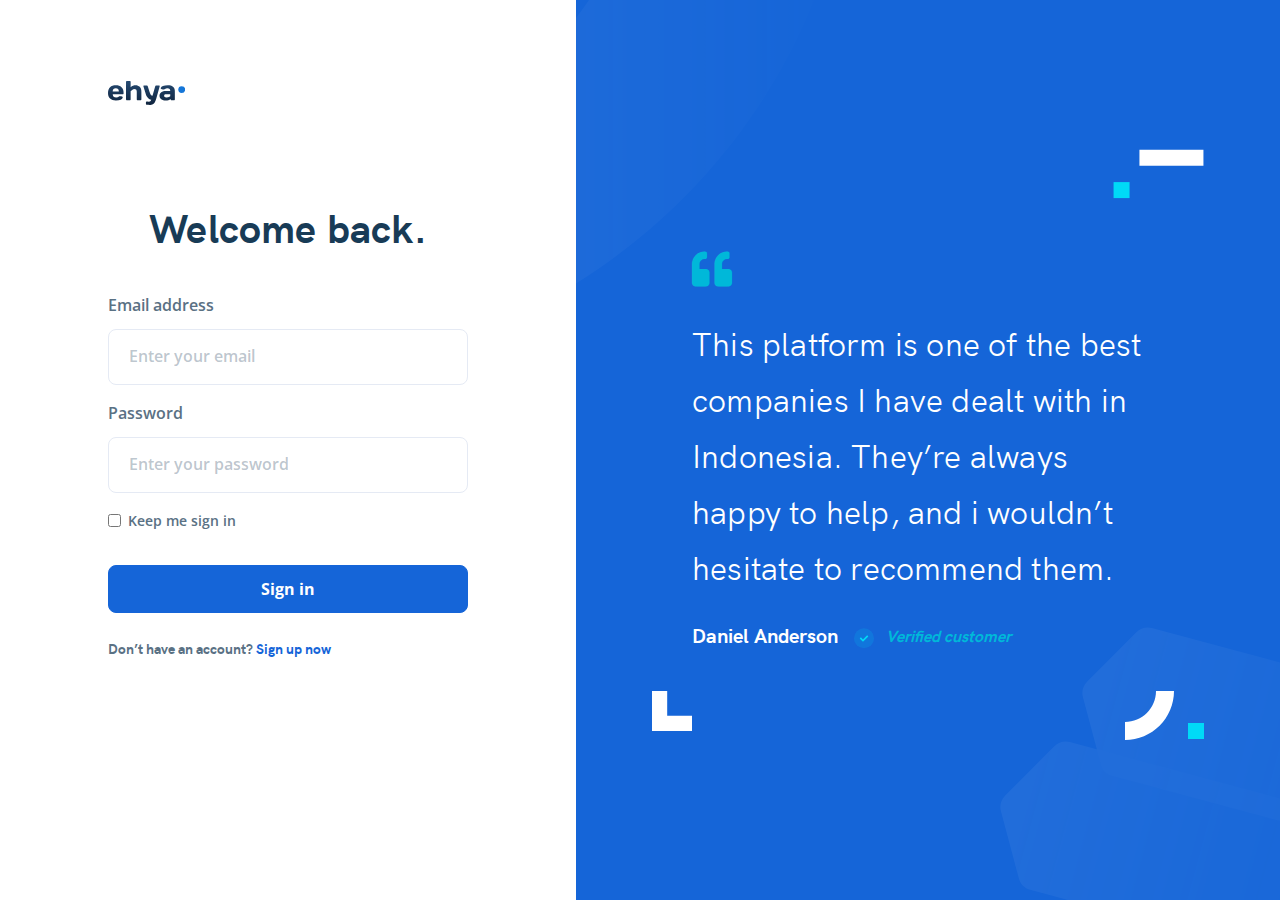
<file: login.html>
<!DOCTYPE html>
<html lang="en">
    <head>
        <meta http-equiv="Content-Type" content="text/html; charset=UTF-8">
        <meta name="viewport" content="width=device-width, user-scalable=no, initial-scale=1.0, maximum-scale=1.0, minimum-scale=1.0">
        <meta http-equiv="X-UA-Compatible" content="ie=edge">
        <link rel="icon" type="image/png" sizes="32x32" href="https://ehya.designspace.io/assets/images/favicon-32x32.png">
        <link rel="icon" type="image/png" sizes="16x16" href="https://ehya.designspace.io/assets/images/favicon-16x16.png">
        <title>Auth | Signin Page</title>
        <link rel="stylesheet" href="resources/css/bootstrap.min.css">
        <link rel="stylesheet" href="resources/css/fontawesome.min.css">
        <link rel="stylesheet" href="resources/css/solid.min.css">
        <link rel="stylesheet" href="resources/css/brands.min.css">
        <link rel="stylesheet" href="resources/css/regular.min.css">
        <link rel="stylesheet" href="resources/css/animate.css">
        <link rel="stylesheet" href="resources/css/main.css">
    </head>
    <body class="auth auth-signin-right-cover">

        <!--start:auth-->
        <section id="auth" class="auth d-flex flex-column xl-flex-row">
            <div class="auth-left w-100p xl-w-45p mb-48 xl-mb-0">
                <div class="logo top-0 mt-40 mb-100">
                    <a href="/index.html">
                        <img src="resources/images/svg/logo.svg" alt="">
                    </a>
                </div>
                <div class="content">
                    <div class="heading text-center">
                        <h2 class="text-hkgrotesk font-bold text-alt text-black mb-36">Welcome back.</h2>
                    </div>
                    <form action="#">
                        <div class="form-group">
                            <label>Email address</label>
                            <input type="email" class="form-control" placeholder="Enter your email">
                        </div>
                        <div class="form-group">
                            <label>Password</label>
                            <input type="password" class="form-control" placeholder="Enter your password">
                        </div>
                        <div class="form-row mb-32">
                            <div class="col">
                                <div class="form-group form-check keep-signin mb-0">
                                    <input type="checkbox" class="form-check-input" id="keepSign">
                                    <label class="form-check-label font-semibold text-14 text-gray" for="keepSign">Keep me sign in</label>
                                </div>
                            </div>
                        </div>
                        <div class="form-group mb-24">
                            <a href="javascript:void(0);" class="btn btn-primary btn-block">Sign in</a>
                        </div>
                        <div class="form-group">
                            <span class="signup font-semibold text-14 leading-24 text-gray">Don’t have an account? <a href="/signup.html" class="font-bold text-primary">Sign up now</a></span>
                        </div>
                    </form>
                </div>
            </div>
            <div class="auth-right w-100p xl-w-55p d-flex justify-center items-center">
                <img src="resources/images/svg/cover-12.svg" alt="" class="bg-cover w-100">
                <div class="content absolute sm-w-auto">
                    <div id="shape-1">
                        <img src="resources/images/svg/shape-1.svg" alt="">
                    </div>
                    <div>
                        <i class="fas fa-quote-left text-40 text-info"></i>
                        <h3 class="text-hkgrotesk font-normal leading-56 tracking-02 text-white mt-28 mb-24">This platform is one of the best companies I have dealt with in Indonesia. They’re always happy to help, and i wouldn’t hesitate to recommend them.</h3>
                        <div class="d-flex items-center">
                            <p class="font-semibold text-20 leading-24 text-white mr-16">Daniel Anderson</p>
                            <p class="italic text-info"><img src="resources/images/svg/ic-checklist-blue.svg" alt="" class="mr-8"> Verified customer</p>
                        </div>
                    </div>
                    <div id="shape-2">
                        <img src="resources/images/svg/shape-2.svg" alt="">
                    </div>
                    <div id="shape-3">
                        <img src="resources/images/svg/shape-3.svg" alt="">
                    </div>
                </div>
            </div>
        </section>
        <!--end:auth-->

        <!--start:javascript-->
        <script src="resources/js/jquery.min.js"></script>
        <script src="resources/js/popper.min.js"></script>
        <script src="resources/js/bootstrap.min.js"></script>
        <!--end:javascript-->

    </body>
</html>
</file>
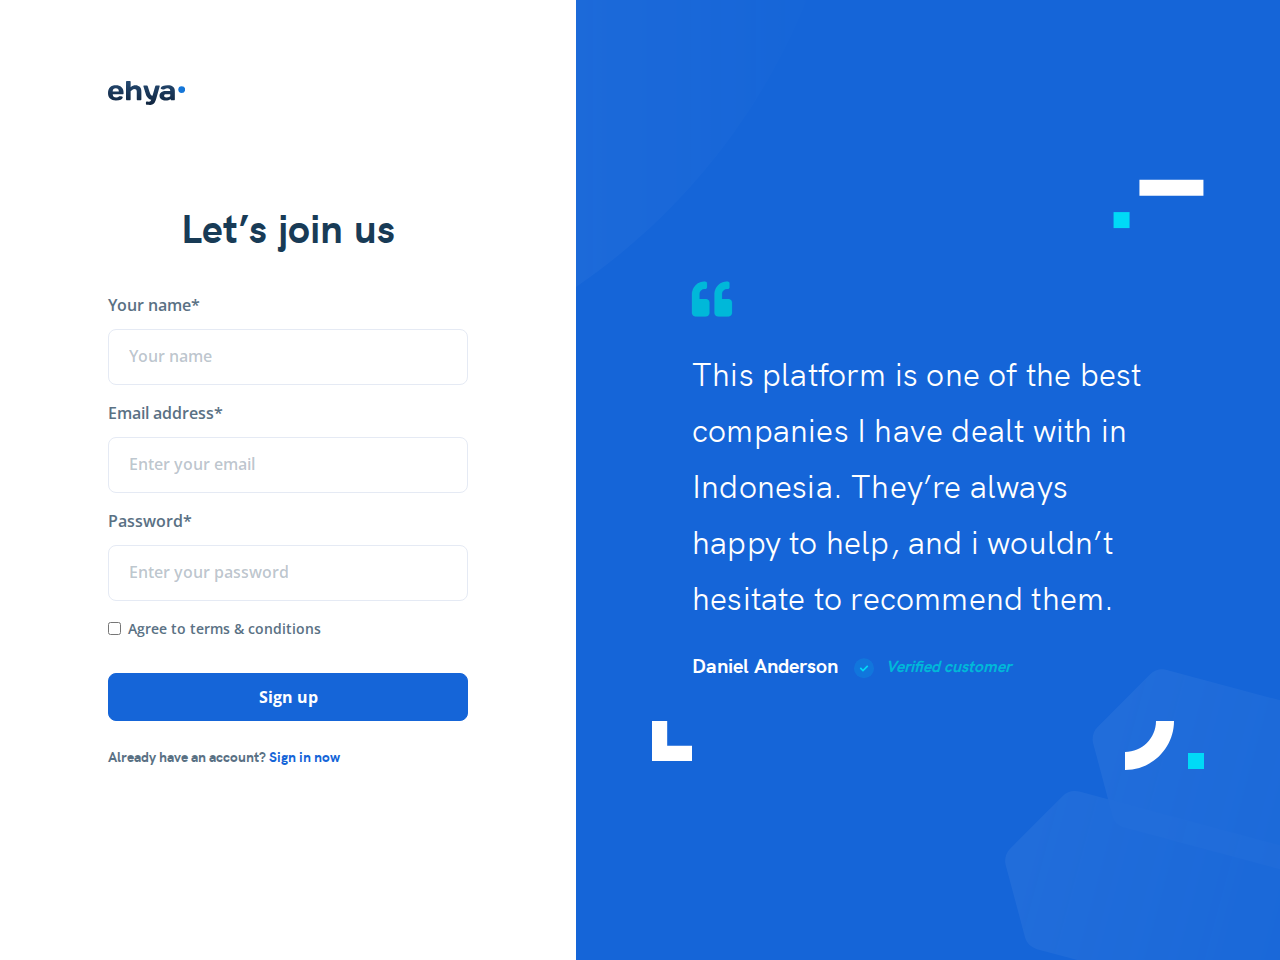
<file: signup.html>
<!DOCTYPE html>
<html lang="en">
    <head>
        <meta http-equiv="Content-Type" content="text/html; charset=UTF-8">
        <meta name="viewport" content="width=device-width, user-scalable=no, initial-scale=1.0, maximum-scale=1.0, minimum-scale=1.0">
        <meta http-equiv="X-UA-Compatible" content="ie=edge">
        <link rel="icon" type="image/png" sizes="32x32" href="https://ehya.designspace.io/assets/images/favicon-32x32.png">
        <link rel="icon" type="image/png" sizes="16x16" href="https://ehya.designspace.io/assets/images/favicon-16x16.png">
        <title>Auth | Signup Right Cover</title>
        <link rel="stylesheet" href="resources/css/bootstrap.min.css">
        <link rel="stylesheet" href="resources/css/fontawesome.min.css">
        <link rel="stylesheet" href="resources/css/solid.min.css">
        <link rel="stylesheet" href="resources/css/brands.min.css">
        <link rel="stylesheet" href="resources/css/regular.min.css">
        <link rel="stylesheet" href="resources/css/animate.css">
        <link rel="stylesheet" href="resources/css/main.css">
    </head>

    <body class="auth auth-signup-right-cover">

        <!--start:auth-->
        <section id="auth" class="auth d-flex">
            <div class="auth-left w-100p xl-w-45p">
                <div class="logo top-0 mt-40 mb-100">
                    <a href="/index.html">
                        <img src="resources/images/svg/logo.svg" alt="">
                    </a>
                </div>
                <div class="content">
                    <div class="heading text-center">
                        <h2 class="text-hkgrotesk font-bold text-alt text-black mb-36">Let’s join us</h2>
                    </div>

                    <form action="#">
                        <div class="form-group">
                            <label>Your name*</label>
                            <input type="text" class="form-control" placeholder="Your name">
                        </div>
                        <div class="form-group">
                            <label>Email address*</label>
                            <input type="email" class="form-control" placeholder="Enter your email">
                        </div>
                        <div class="form-group">
                            <label>Password*</label>
                            <input type="password" class="form-control" placeholder="Enter your password">
                        </div>
                        <div class="form-row mb-32">
                            <div class="col">
                                <div class="form-group form-check keep-signin mb-0">
                                    <input type="checkbox" class="form-check-input" id="agreement">
                                    <label class="form-check-label font-semibold text-14 text-gray" for="agreement">Agree to terms &amp; conditions</label>
                                </div>
                            </div>
                        </div>
                        <div class="form-group mb-24">
                            <a href="https://ehya.designspace.io/auth/signup-right-cover.html#" class="btn btn-primary btn-block">Sign up</a>
                        </div>
                        <div class="form-group">
                            <span class="signup font-semibold text-14 leading-24 text-gray">Already have an account? <a href="/login.html" class="font-bold text-primary">Sign in now</a></span>
                        </div>
                    </form>
                </div>
            </div>
            <div class="auth-right w-100p xl-w-55p d-flex justify-center items-center">
                <img src="resources/images/svg/cover-12.svg" alt="" class="bg-cover w-100">
                <div class="content absolute">
                    <div id="shape-1">
                        <img src="resources/images/svg/shape-1.svg" alt="">
                    </div>
                    <div>
                        <i class="fas fa-quote-left text-40 text-info"></i>
                        <h3 class="text-hkgrotesk font-normal leading-56 tracking-02 text-white mt-28 mb-24">This platform is one of the best companies I have dealt with in Indonesia. They’re always happy to help, and i wouldn’t hesitate to recommend them.</h3>
                        <div class="d-flex items-center">
                            <p class="font-semibold text-20 leading-24 text-white mr-16">Daniel Anderson</p>
                            <p class="italic text-info"><img src="resources/images/svg/ic-checklist-blue.svg" alt="" class="mr-8"> Verified customer</p>
                        </div>
                    </div>
                    <div id="shape-2">
                        <img src="resources/images/svg/shape-2.svg" alt="">
                    </div>
                    <div id="shape-3">
                        <img src="resources/images/svg/shape-3.svg" alt="">
                    </div>
                </div>
            </div>
        </section>
        <!--end:auth-->

        <!--start:javascript-->
        <script src="resources/js/jquery.min.js"></script>
        <script src="resources/js/popper.min.js"></script>
        <script src="resources/js/bootstrap.min.js"></script>
        <!--end:javascript-->

    </body>
</html>
</file>
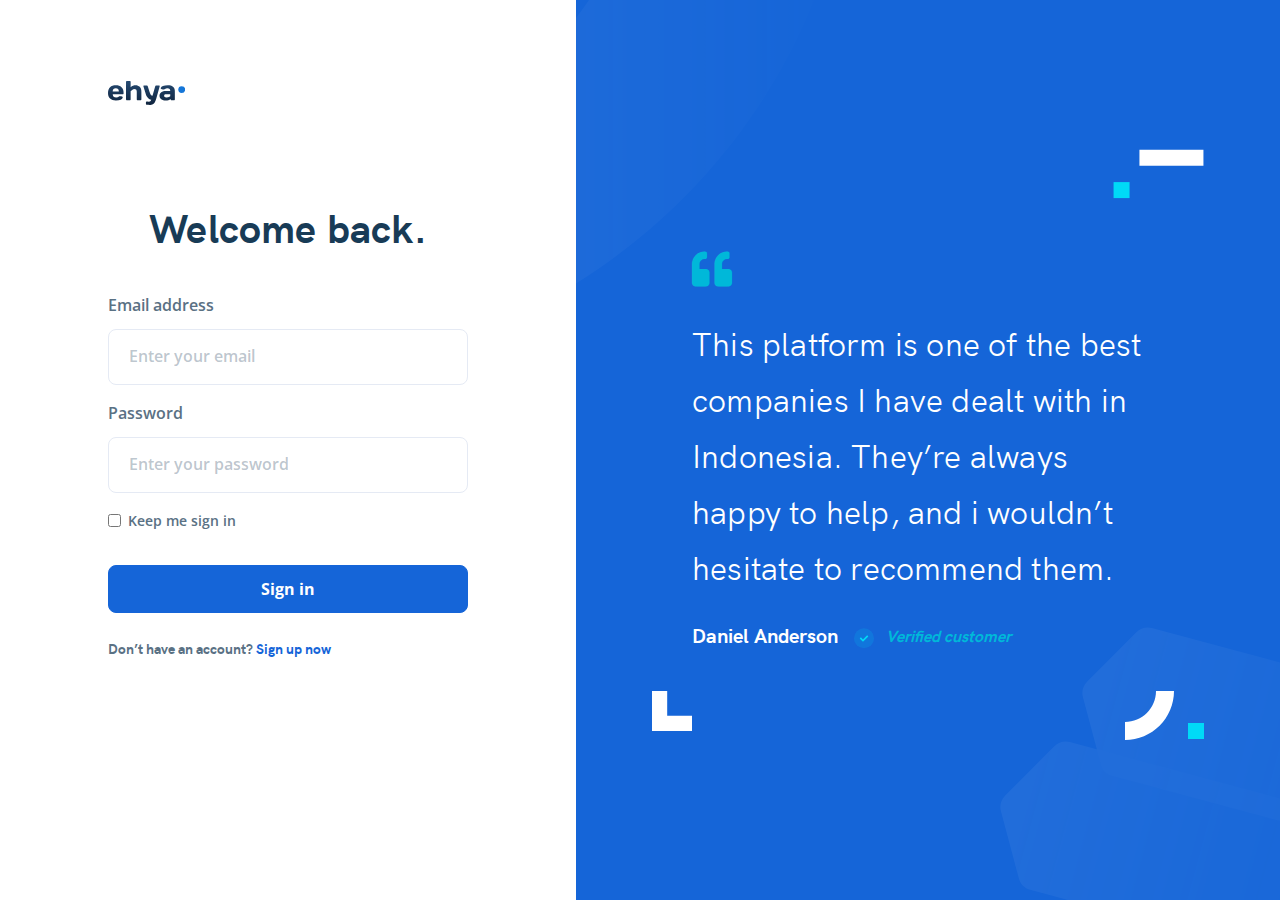
<file: pages/auth/login.html>
<!DOCTYPE html>
<html lang="en">
    <head>
        <meta http-equiv="Content-Type" content="text/html; charset=UTF-8">
        <meta name="viewport" content="width=device-width, user-scalable=no, initial-scale=1.0, maximum-scale=1.0, minimum-scale=1.0">
        <meta http-equiv="X-UA-Compatible" content="ie=edge">
        <link rel="icon" type="image/png" sizes="32x32" href="https://ehya.designspace.io/assets/images/favicon-32x32.png">
        <link rel="icon" type="image/png" sizes="16x16" href="https://ehya.designspace.io/assets/images/favicon-16x16.png">
        <title>Auth | Signin Page</title>
        <link rel="stylesheet" href="../../resources/css/bootstrap.min.css">
        <link rel="stylesheet" href="../../resources/css/fontawesome.min.css">
        <link rel="stylesheet" href="../../resources/css/solid.min.css">
        <link rel="stylesheet" href="../../resources/css/brands.min.css">
        <link rel="stylesheet" href="../../resources/css/regular.min.css">
        <link rel="stylesheet" href="../../resources/css/animate.css">
        <link rel="stylesheet" href="../../resources/css/main.css">
    </head>
    <body class="auth auth-signin-right-cover">

        <!--start:auth-->
        <section id="auth" class="auth d-flex flex-column xl-flex-row">
            <div class="auth-left w-100p xl-w-45p mb-48 xl-mb-0">
                <div class="logo top-0 mt-40 mb-100">
                    <a href="/index.html">
                        <img src="../../resources/images/svg/logo.svg" alt="">
                    </a>
                </div>
                <div class="content">
                    <div class="heading text-center">
                        <h2 class="text-hkgrotesk font-bold text-alt text-black mb-36">Welcome back.</h2>
                    </div>
                    <form action="#">
                        <div class="form-group">
                            <label>Email address</label>
                            <input type="email" class="form-control" placeholder="Enter your email">
                        </div>
                        <div class="form-group">
                            <label>Password</label>
                            <input type="password" class="form-control" placeholder="Enter your password">
                        </div>
                        <div class="form-row mb-32">
                            <div class="col">
                                <div class="form-group form-check keep-signin mb-0">
                                    <input type="checkbox" class="form-check-input" id="keepSign">
                                    <label class="form-check-label font-semibold text-14 text-gray" for="keepSign">Keep me sign in</label>
                                </div>
                            </div>
                        </div>
                        <div class="form-group mb-24">
                            <a href="javascript:void(0);" class="btn btn-primary btn-block">Sign in</a>
                        </div>
                        <div class="form-group">
                            <span class="signup font-semibold text-14 leading-24 text-gray">Don’t have an account? <a href="/pages/auth/signup.html" class="font-bold text-primary">Sign up now</a></span>
                        </div>
                    </form>
                </div>
            </div>
            <div class="auth-right w-100p xl-w-55p d-flex justify-center items-center">
                <img src="../../resources/images/svg/cover-12.svg" alt="" class="bg-cover w-100">
                <div class="content absolute sm-w-auto">
                    <div id="shape-1">
                        <img src="../../resources/images/svg/shape-1.svg" alt="">
                    </div>
                    <div>
                        <i class="fas fa-quote-left text-40 text-info"></i>
                        <h3 class="text-hkgrotesk font-normal leading-56 tracking-02 text-white mt-28 mb-24">This platform is one of the best companies I have dealt with in Indonesia. They’re always happy to help, and i wouldn’t hesitate to recommend them.</h3>
                        <div class="d-flex items-center">
                            <p class="font-semibold text-20 leading-24 text-white mr-16">Daniel Anderson</p>
                            <p class="italic text-info"><img src="../../resources/images/svg/ic-checklist-blue.svg" alt="" class="mr-8"> Verified customer</p>
                        </div>
                    </div>
                    <div id="shape-2">
                        <img src="../../resources/images/svg/shape-2.svg" alt="">
                    </div>
                    <div id="shape-3">
                        <img src="../../resources/images/svg/shape-3.svg" alt="">
                    </div>
                </div>
            </div>
        </section>
        <!--end:auth-->

        <!--start:javascript-->
        <script src="../../resources/js/jquery.min.js"></script>
        <script src="../../resources/js/popper.min.js"></script>
        <script src="../../resources/js/bootstrap.min.js"></script>
        <!--end:javascript-->

    </body>
</html>
</file>
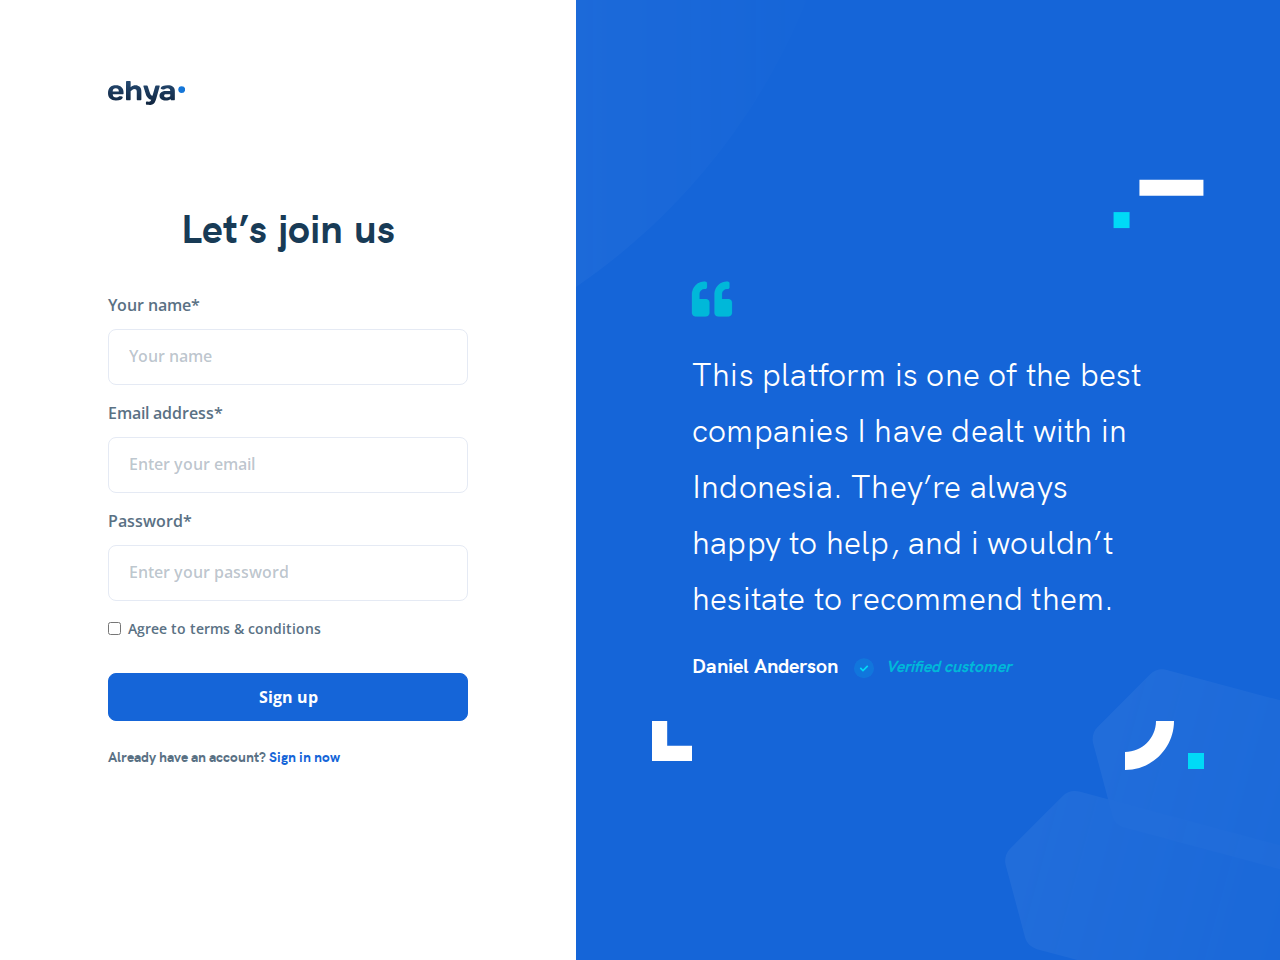
<file: pages/auth/signup.html>
<!DOCTYPE html>
<html lang="en">
    <head>
        <meta http-equiv="Content-Type" content="text/html; charset=UTF-8">
        <meta name="viewport" content="width=device-width, user-scalable=no, initial-scale=1.0, maximum-scale=1.0, minimum-scale=1.0">
        <meta http-equiv="X-UA-Compatible" content="ie=edge">
        <link rel="icon" type="image/png" sizes="32x32" href="https://ehya.designspace.io/assets/images/favicon-32x32.png">
        <link rel="icon" type="image/png" sizes="16x16" href="https://ehya.designspace.io/assets/images/favicon-16x16.png">
        <title>Auth | Signup Right Cover</title>
        <link rel="stylesheet" href="../../resources/css/bootstrap.min.css">
        <link rel="stylesheet" href="../../resources/css/fontawesome.min.css">
        <link rel="stylesheet" href="../../resources/css/solid.min.css">
        <link rel="stylesheet" href="../../resources/css/brands.min.css">
        <link rel="stylesheet" href="../../resources/css/regular.min.css">
        <link rel="stylesheet" href="../../resources/css/animate.css">
        <link rel="stylesheet" href="../../resources/css/main.css">
    </head>

    <body class="auth auth-signup-right-cover">

        <!--start:auth-->
        <section id="auth" class="auth d-flex">
            <div class="auth-left w-100p xl-w-45p">
                <div class="logo top-0 mt-40 mb-100">
                    <a href="/index.html">
                        <img src="../../resources/images/svg/logo.svg" alt="">
                    </a>
                </div>
                <div class="content">
                    <div class="heading text-center">
                        <h2 class="text-hkgrotesk font-bold text-alt text-black mb-36">Let’s join us</h2>
                    </div>

                    <form action="#">
                        <div class="form-group">
                            <label>Your name*</label>
                            <input type="text" class="form-control" placeholder="Your name">
                        </div>
                        <div class="form-group">
                            <label>Email address*</label>
                            <input type="email" class="form-control" placeholder="Enter your email">
                        </div>
                        <div class="form-group">
                            <label>Password*</label>
                            <input type="password" class="form-control" placeholder="Enter your password">
                        </div>
                        <div class="form-row mb-32">
                            <div class="col">
                                <div class="form-group form-check keep-signin mb-0">
                                    <input type="checkbox" class="form-check-input" id="agreement">
                                    <label class="form-check-label font-semibold text-14 text-gray" for="agreement">Agree to terms &amp; conditions</label>
                                </div>
                            </div>
                        </div>
                        <div class="form-group mb-24">
                            <a href="https://ehya.designspace.io/auth/signup-right-cover.html#" class="btn btn-primary btn-block">Sign up</a>
                        </div>
                        <div class="form-group">
                            <span class="signup font-semibold text-14 leading-24 text-gray">Already have an account? <a href="/pages/auth/login.html" class="font-bold text-primary">Sign in now</a></span>
                        </div>
                    </form>
                </div>
            </div>
            <div class="auth-right w-100p xl-w-55p d-flex justify-center items-center">
                <img src="../../resources/images/svg/cover-12.svg" alt="" class="bg-cover w-100">
                <div class="content absolute">
                    <div id="shape-1">
                        <img src="../../resources/images/svg/shape-1.svg" alt="">
                    </div>
                    <div>
                        <i class="fas fa-quote-left text-40 text-info"></i>
                        <h3 class="text-hkgrotesk font-normal leading-56 tracking-02 text-white mt-28 mb-24">This platform is one of the best companies I have dealt with in Indonesia. They’re always happy to help, and i wouldn’t hesitate to recommend them.</h3>
                        <div class="d-flex items-center">
                            <p class="font-semibold text-20 leading-24 text-white mr-16">Daniel Anderson</p>
                            <p class="italic text-info"><img src="../../resources/images/svg/ic-checklist-blue.svg" alt="" class="mr-8"> Verified customer</p>
                        </div>
                    </div>
                    <div id="shape-2">
                        <img src="../../resources/images/svg/shape-2.svg" alt="">
                    </div>
                    <div id="shape-3">
                        <img src="../../resources/images/svg/shape-3.svg" alt="">
                    </div>
                </div>
            </div>
        </section>
        <!--end:auth-->

        <!--start:javascript-->
        <script src="../../resources/js/jquery.min.js"></script>
        <script src="../../resources/js/popper.min.js"></script>
        <script src="../../resources/js/bootstrap.min.js"></script>
        <!--end:javascript-->

    </body>
</html>
</file>
<file: resources/css/solid.min.css>
/*!
 * Font Awesome Free 5.11.2 by @fontawesome - https://fontawesome.com
 * License - https://fontawesome.com/license/free (Icons: CC BY 4.0, Fonts: SIL OFL 1.1, Code: MIT License)
 */
@font-face{font-family:"Font Awesome 5 Free";font-style:normal;font-weight:900;font-display:auto;src:url(../webfonts/fa-solid-900.eot);src:url(../webfonts/fa-solid-900.eot?#iefix) format("embedded-opentype"),url(../webfonts/fa-solid-900.woff2) format("woff2"),url(../webfonts/fa-solid-900.woff) format("woff"),url(../webfonts/fa-solid-900.ttf) format("truetype"),url(../webfonts/fa-solid-900.svg#fontawesome) format("svg")}.fa,.fas{font-family:"Font Awesome 5 Free";font-weight:900}
</file>
<file: resources/css/brands.min.css>
/*!
 * Font Awesome Free 5.11.2 by @fontawesome - https://fontawesome.com
 * License - https://fontawesome.com/license/free (Icons: CC BY 4.0, Fonts: SIL OFL 1.1, Code: MIT License)
 */
@font-face{font-family:"Font Awesome 5 Brands";font-style:normal;font-weight:normal;font-display:auto;src:url(../webfonts/fa-brands-400.eot);src:url(../webfonts/fa-brands-400.eot?#iefix) format("embedded-opentype"),url(../webfonts/fa-brands-400.woff2) format("woff2"),url(../webfonts/fa-brands-400.woff) format("woff"),url(../webfonts/fa-brands-400.ttf) format("truetype"),url(../webfonts/fa-brands-400.svg#fontawesome) format("svg")}.fab{font-family:"Font Awesome 5 Brands"}
</file>
<file: resources/css/regular.min.css>
/*!
 * Font Awesome Free 5.11.2 by @fontawesome - https://fontawesome.com
 * License - https://fontawesome.com/license/free (Icons: CC BY 4.0, Fonts: SIL OFL 1.1, Code: MIT License)
 */
@font-face{font-family:"Font Awesome 5 Free";font-style:normal;font-weight:400;font-display:auto;src:url(../webfonts/fa-regular-400.eot);src:url(../webfonts/fa-regular-400.eot?#iefix) format("embedded-opentype"),url(../webfonts/fa-regular-400.woff2) format("woff2"),url(../webfonts/fa-regular-400.woff) format("woff"),url(../webfonts/fa-regular-400.ttf) format("truetype"),url(../webfonts/fa-regular-400.svg#fontawesome) format("svg")}.far{font-family:"Font Awesome 5 Free";font-weight:400}
</file>
